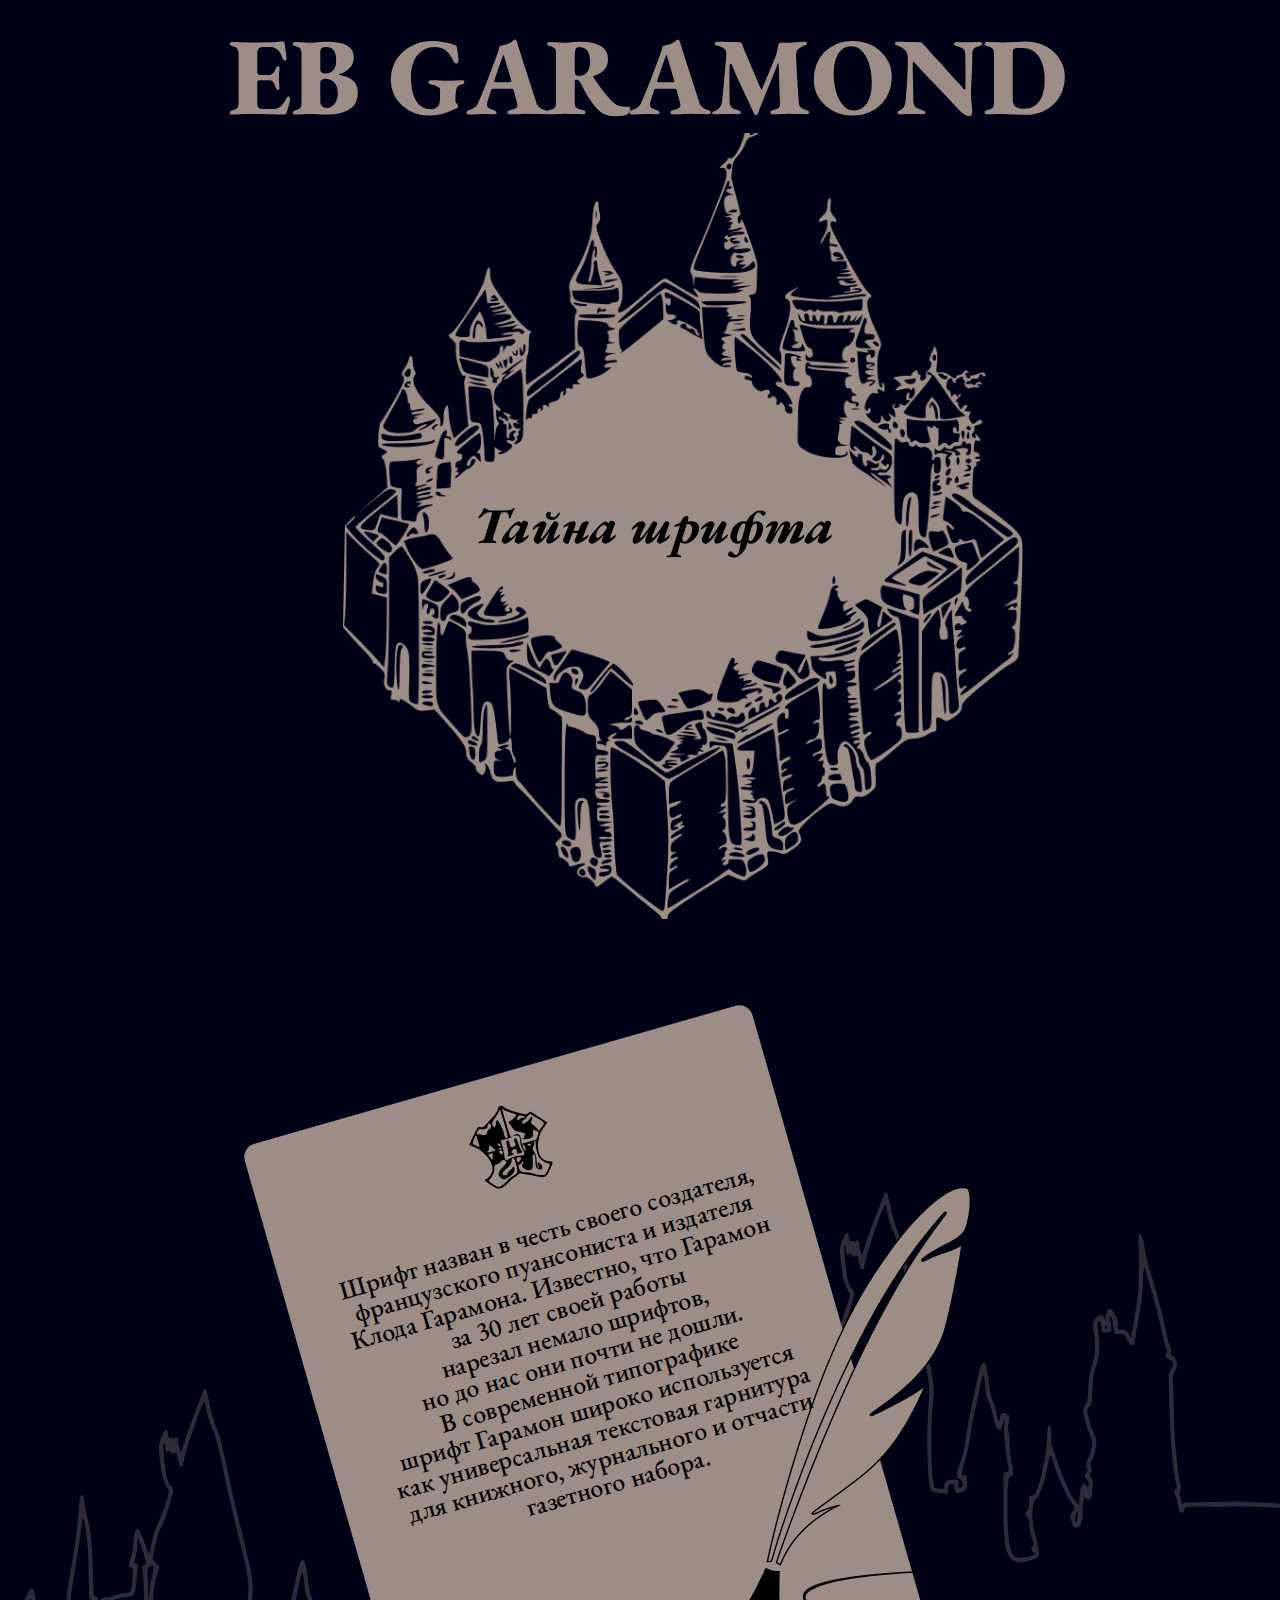
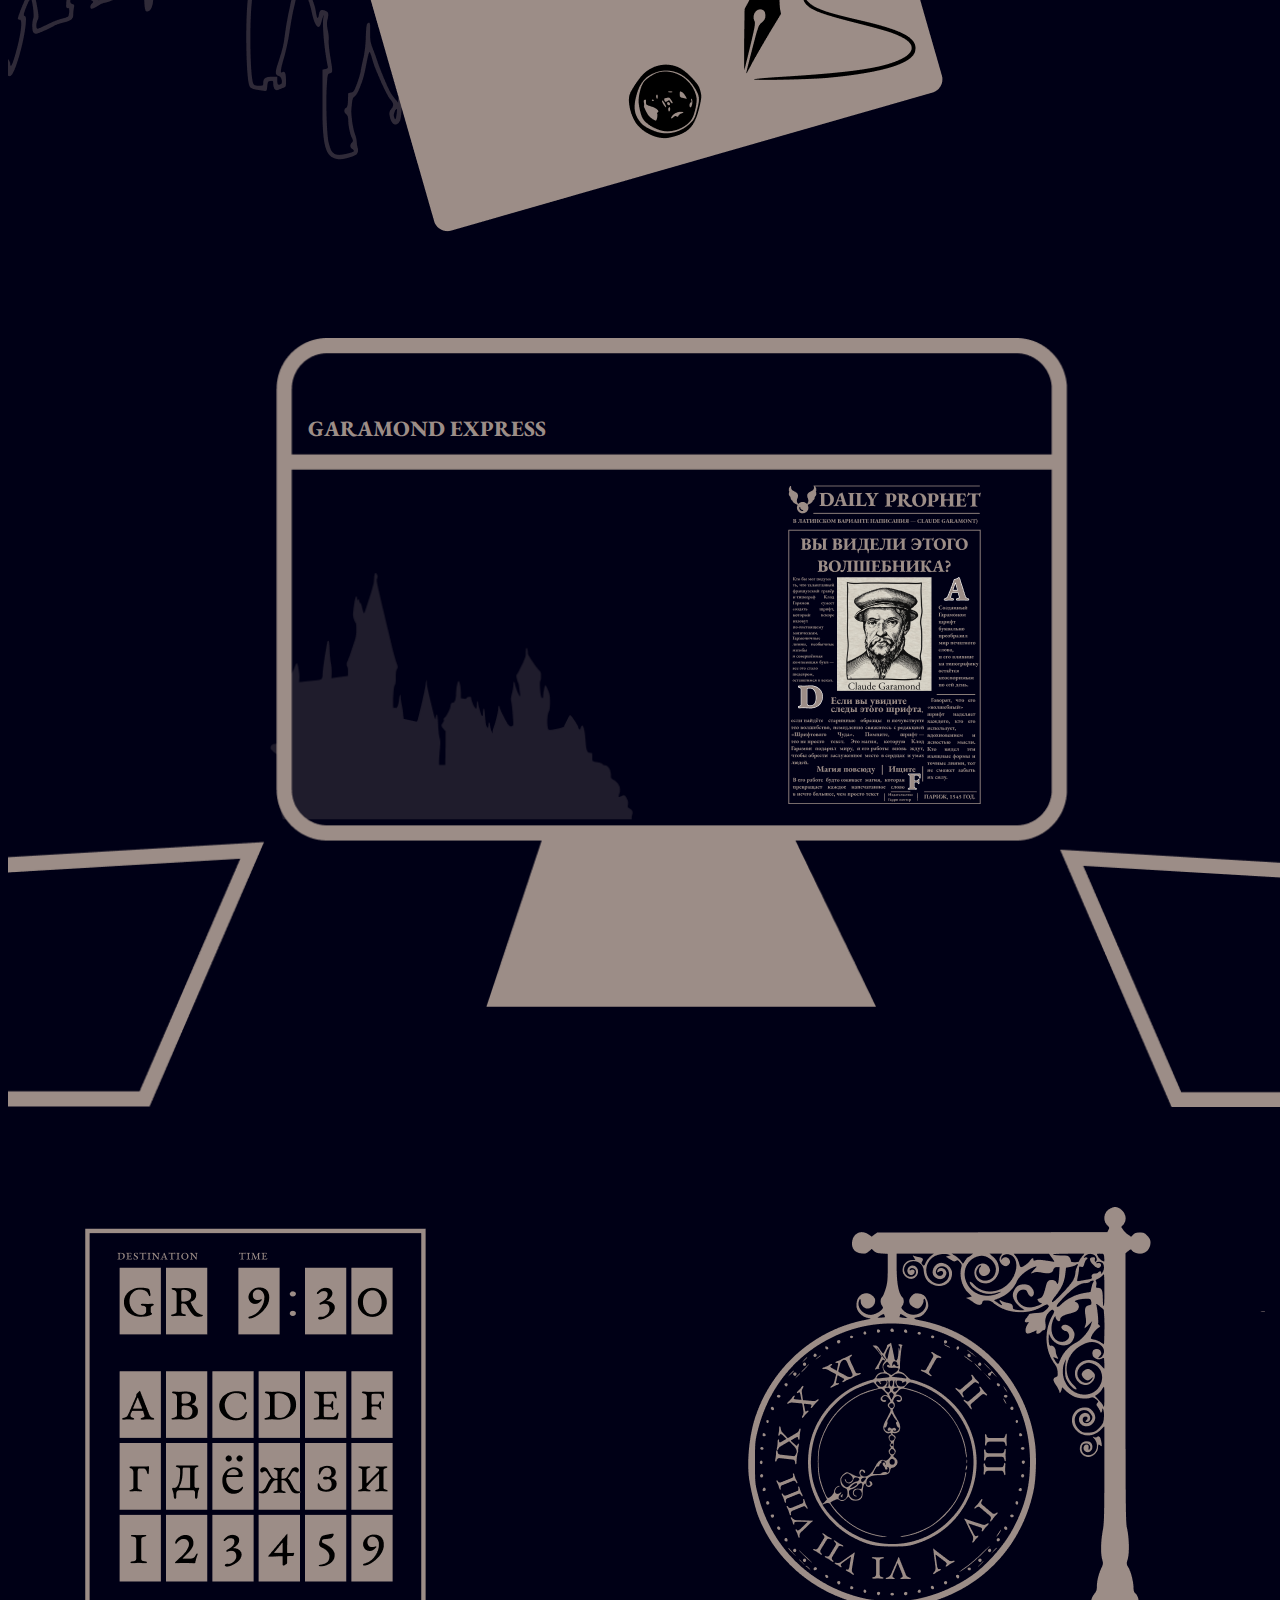
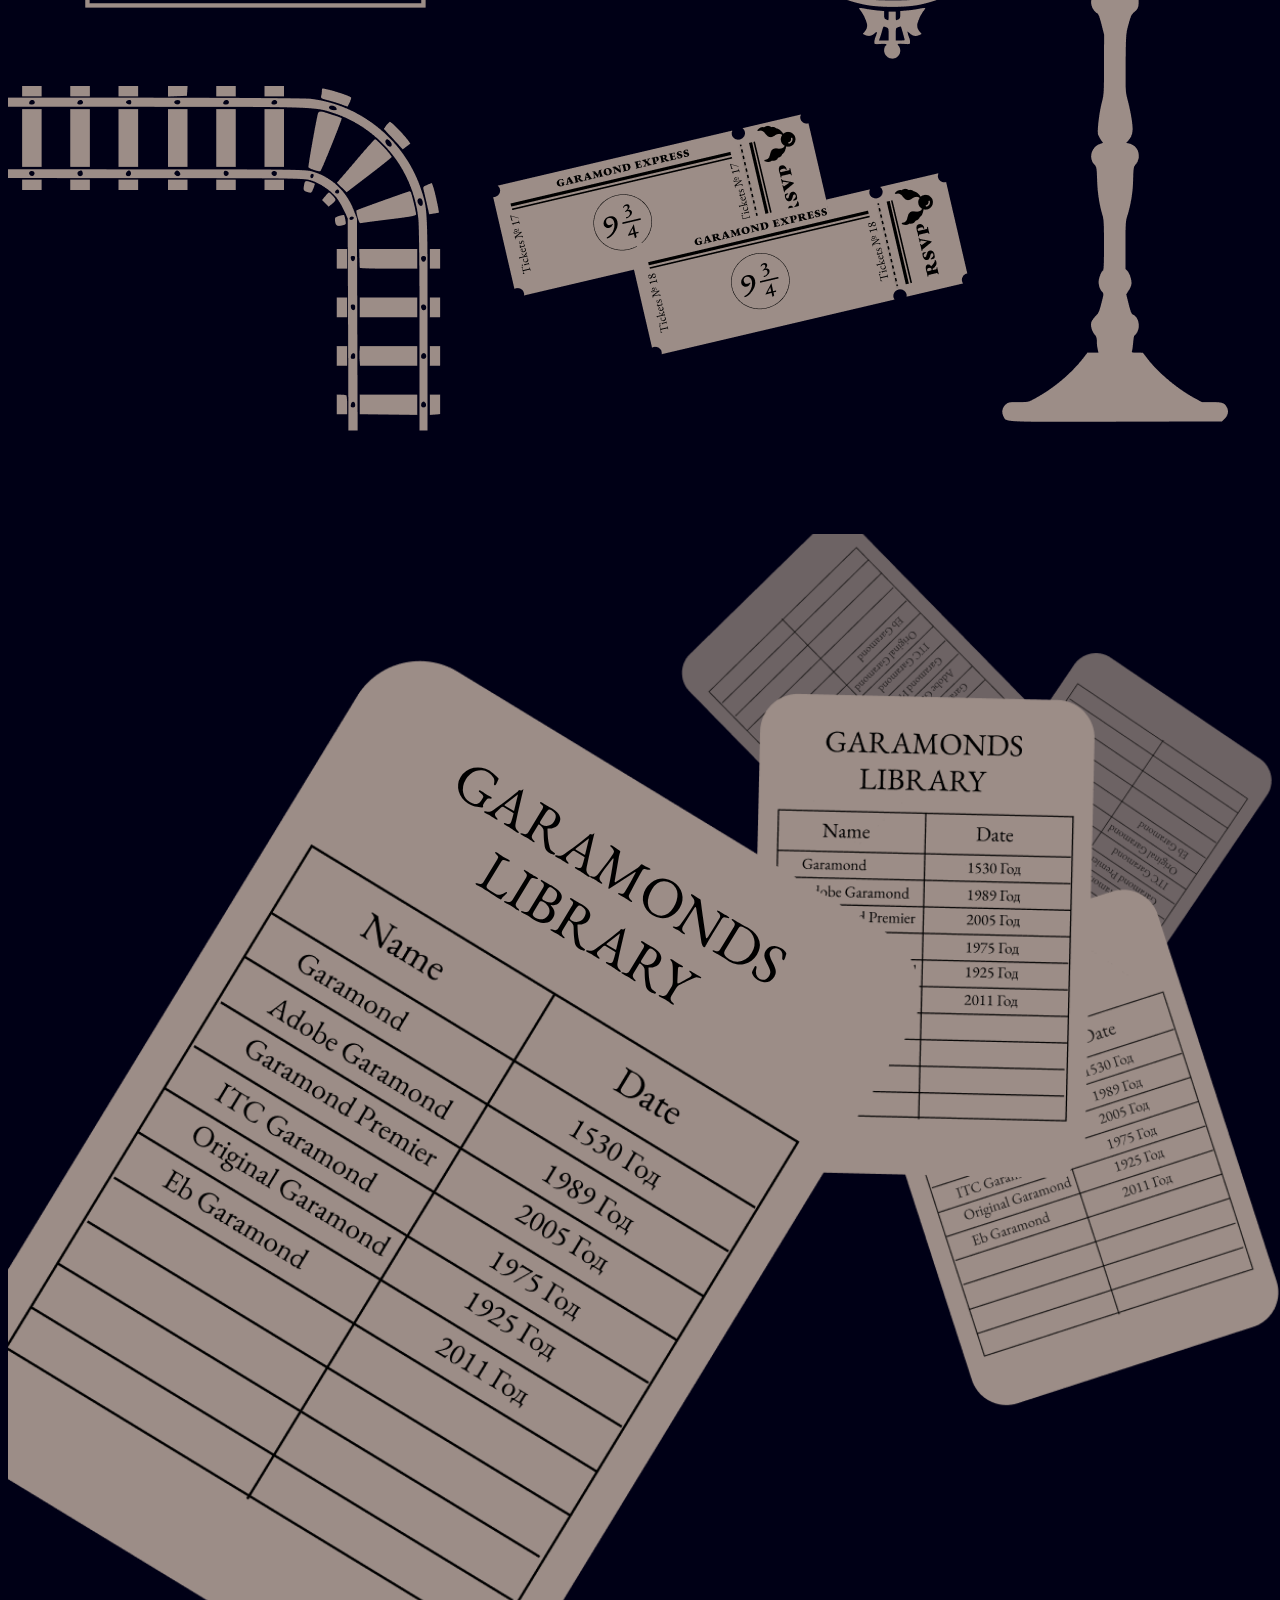
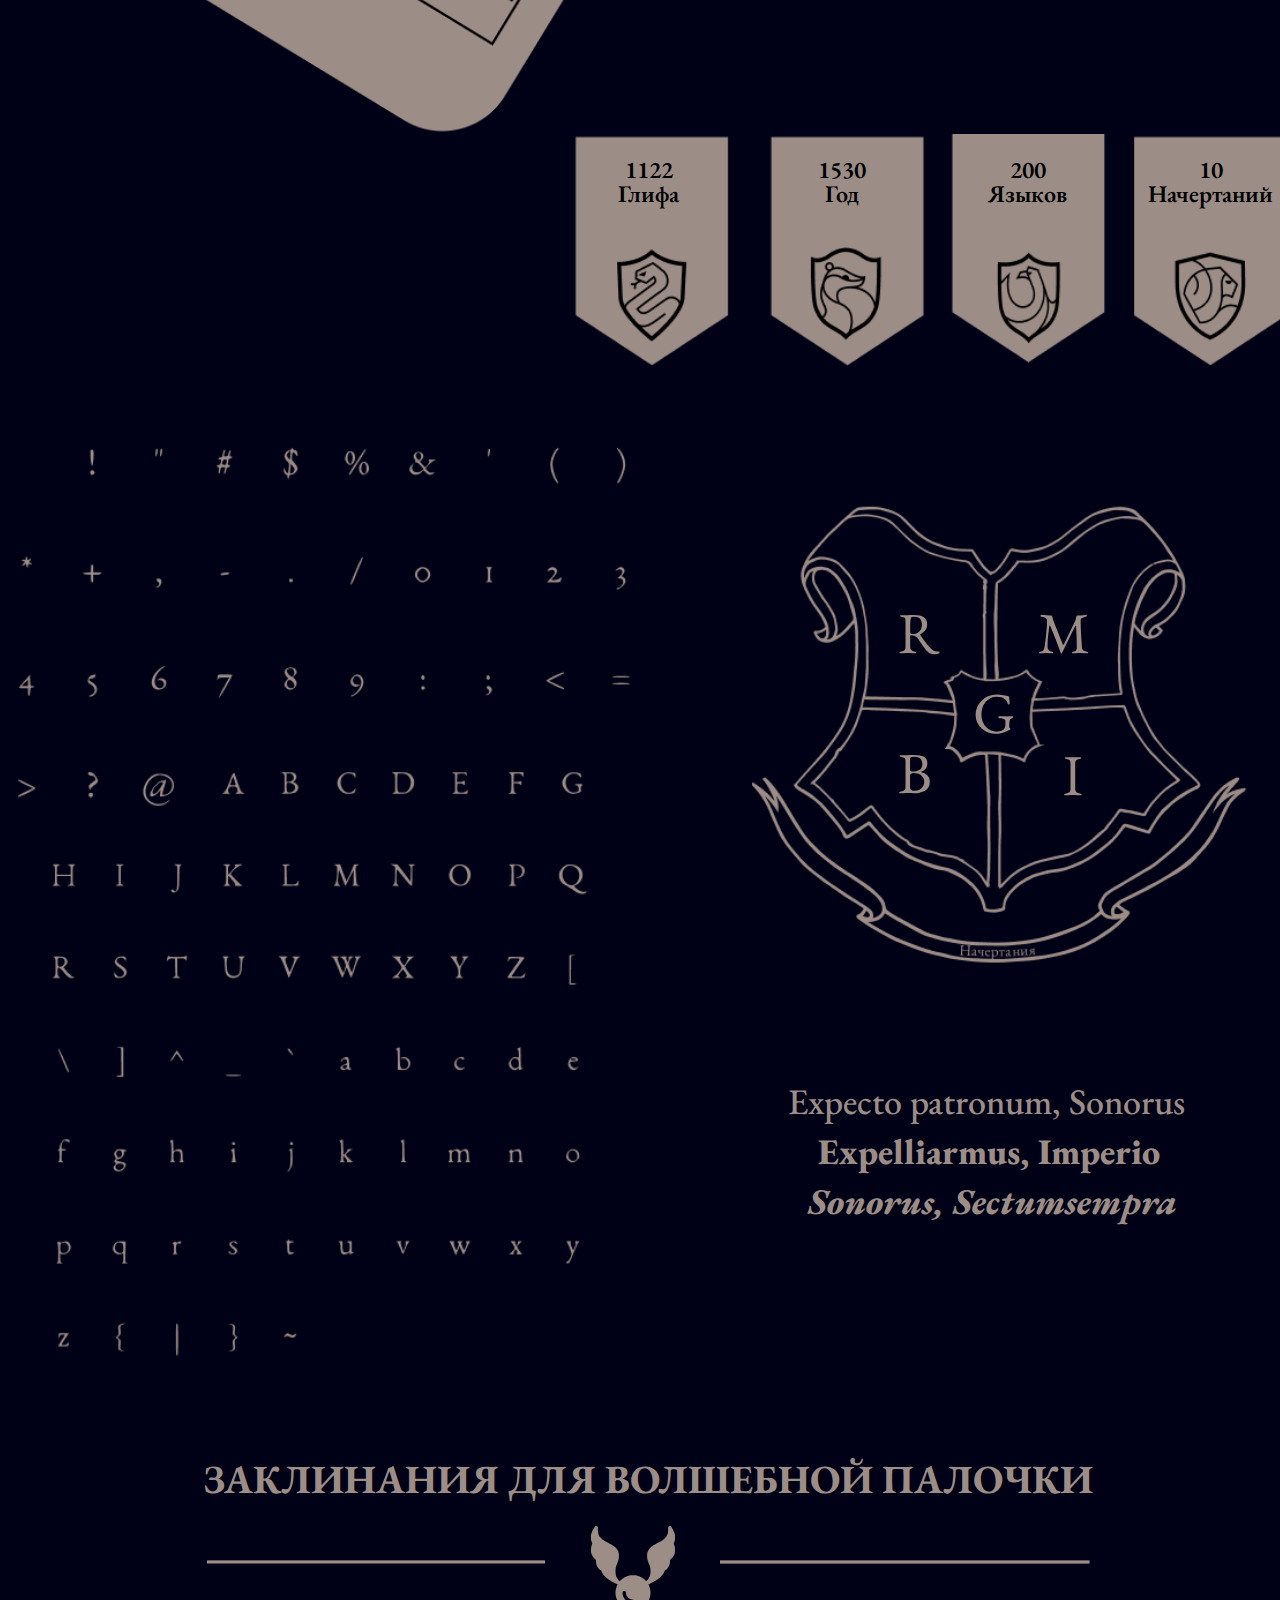
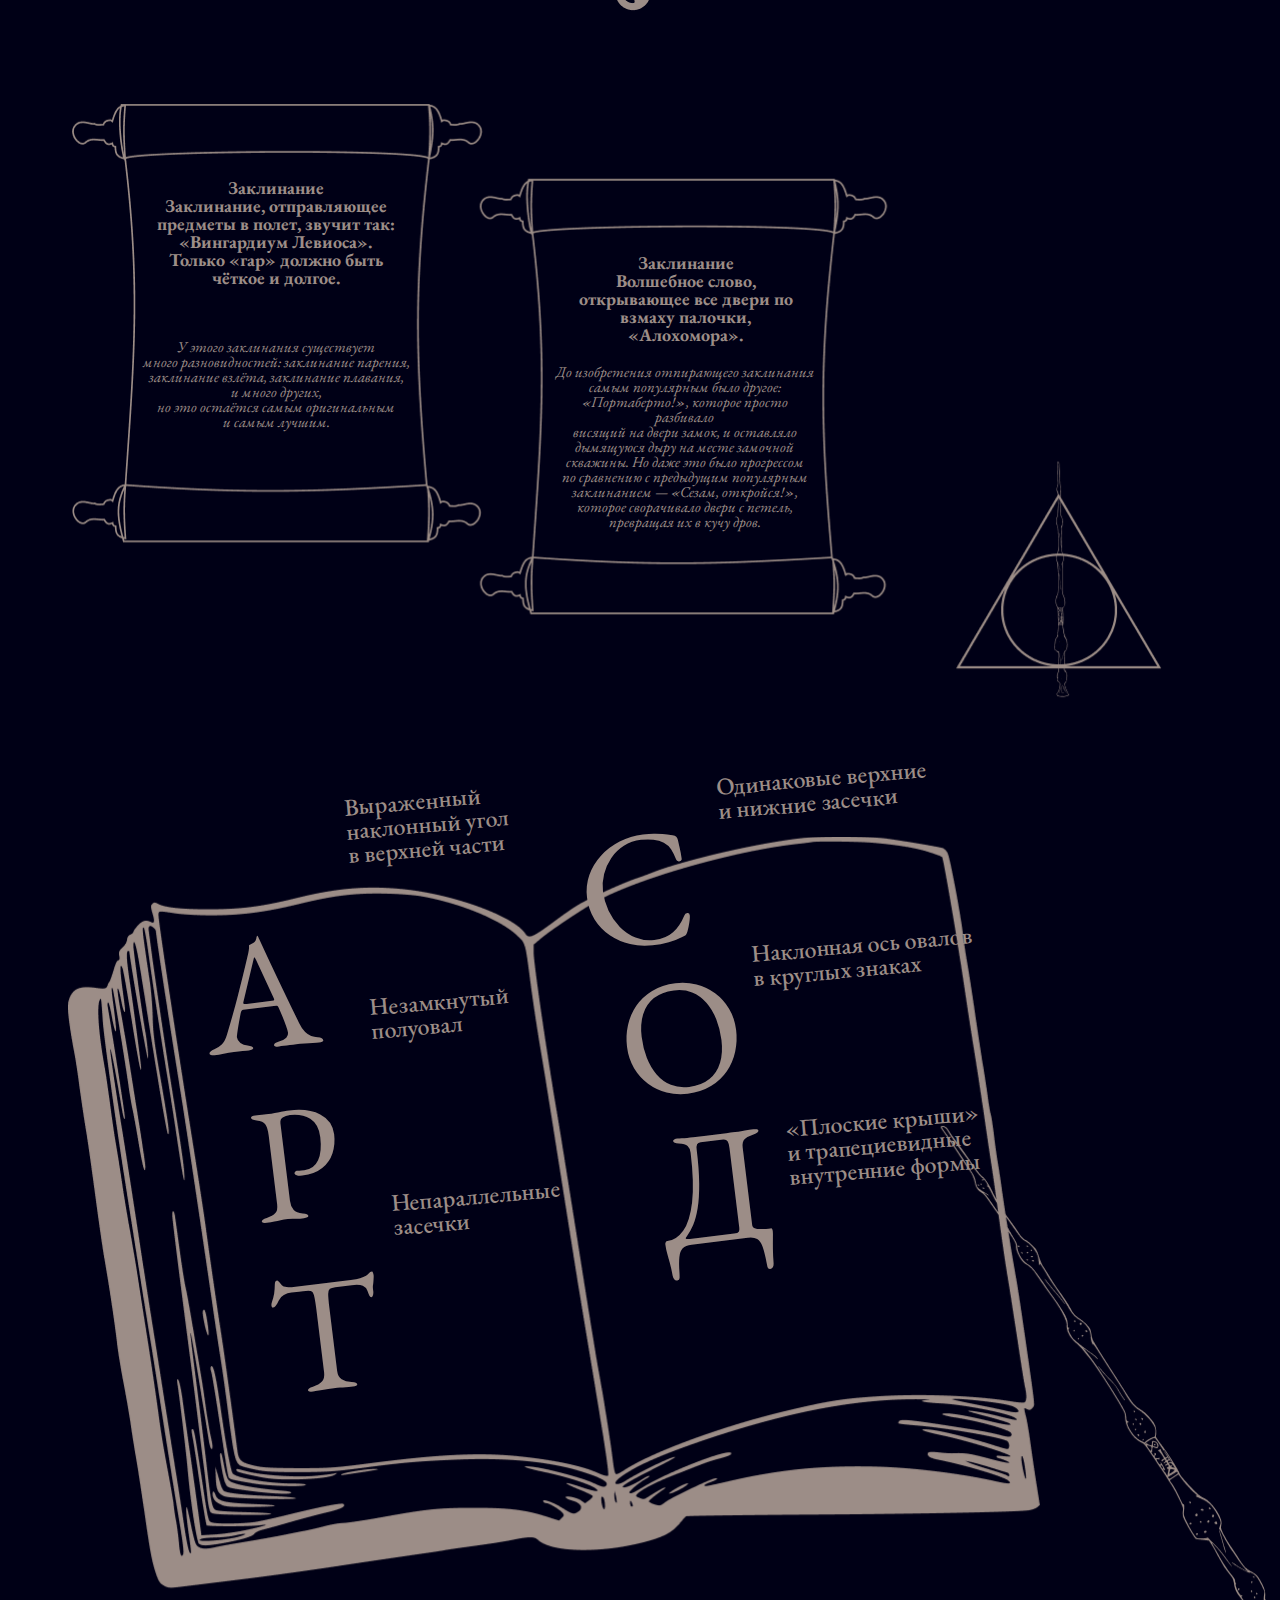
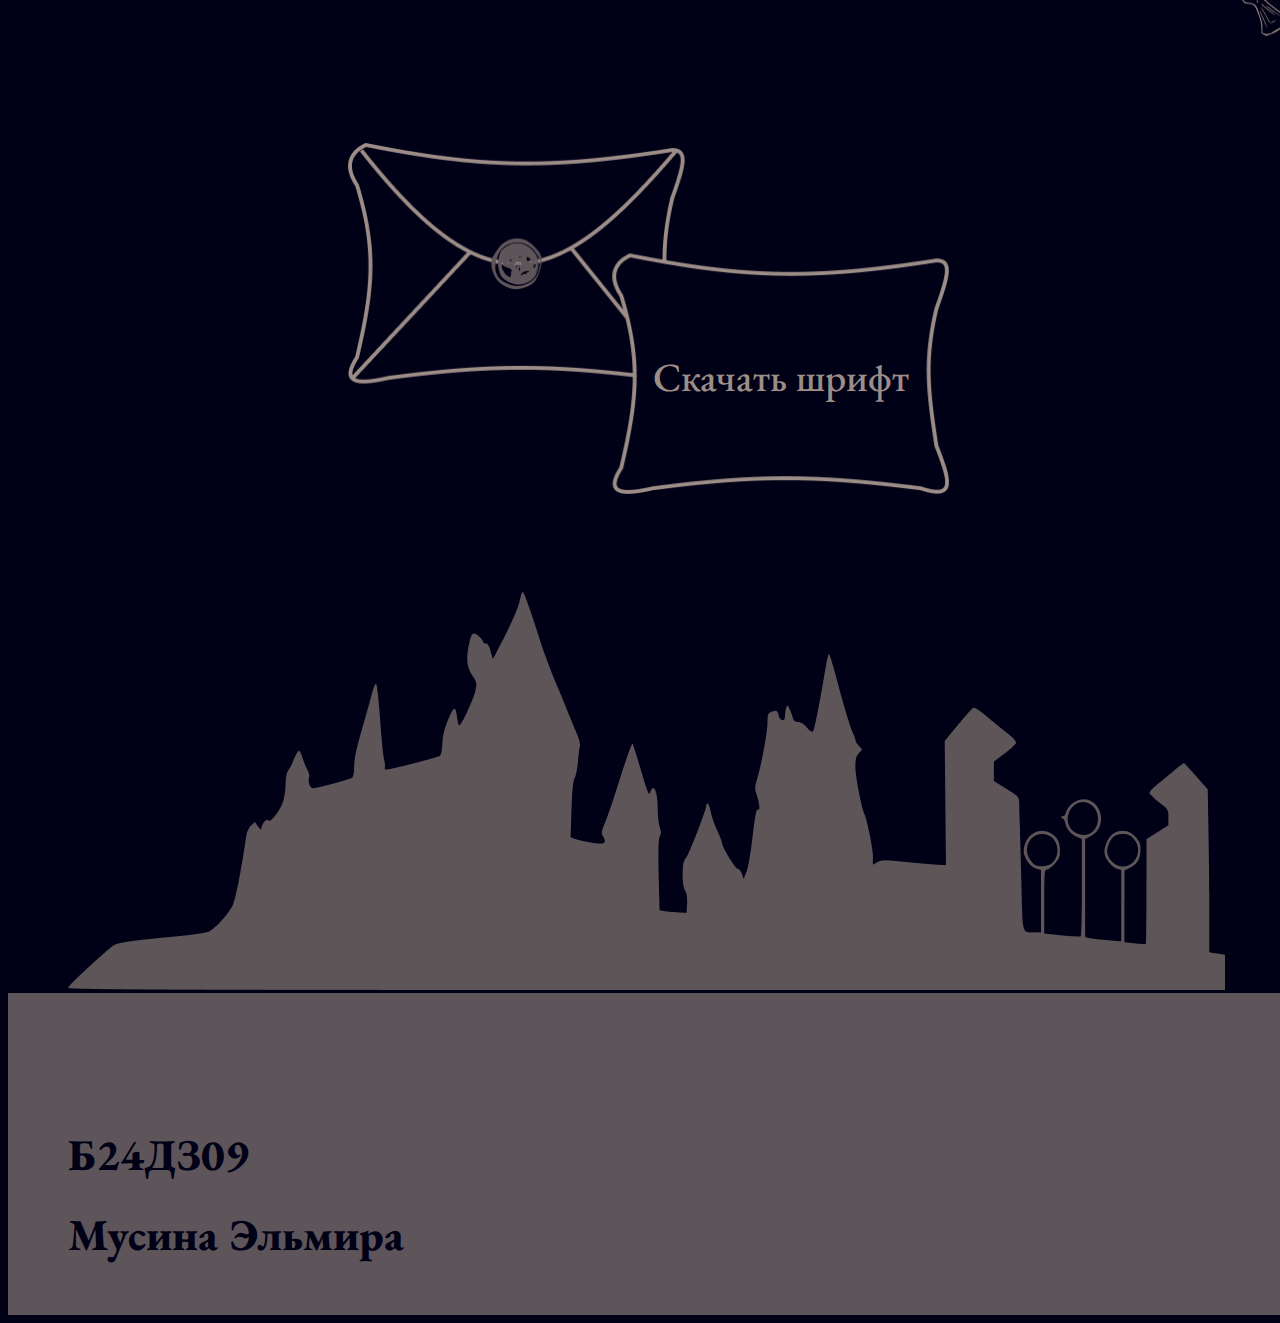
<file: index.html>
<!DOCTYPE html>
<html lang="en">
<head>
    <meta charset="UTF-8">
    <meta name="viewport" content="width=device-width, initial-scale=1.0">
    <link rel="stylesheet" href="./css/connect.css">
    <link rel="preconnect" href="https://fonts.googleapis.com">
<link rel="preconnect" href="https://fonts.gstatic.com" crossorigin>
<link href="https://fonts.googleapis.com/css2?family=EB+Garamond:ital,wght@0,400..800;1,400..800&display=swap" rel="stylesheet">
    <title>Garamond</title>
</head>
<body>
    <section>
        <div class="first_screen">
            <h1 class="main_title"> Eb Garamond</h1>
            <div class="castle">
                <img class="castle_img" src="./img/castle.png" alt="">
                <p class="font_text"> Тайна шрифта </p>
            </div>
         </div>
    </section>
    <section class="second_screen">
         <img src="./img/letter.png" alt="">
            <p class="letter_p">Шрифт назван в честь своего создателя, <br> французского пуансониста и издателя <br> Клода Гарамона. Известно, что Гарамон <br> за 30 лет своей работы <br> нарезал немало шрифтов, <br> но до нас они почти не дошли. <br>
                В современной типографике <br> шрифт Гарамон широко используется <br> как универсальная текстовая гарнитура <br> для книжного, журнального и отчасти газетного набора.</p>
    </section>

    <section class="third_screen">
    <h1 class="train_txt">garamond express</h1>
    <img class="news_img" src="./img/news.png" alt="">
    </section>

    <section class="fourth_screen">
    <img src="./img/fourth.png" alt="">
     </section>

    <section class="fifth_screen">
<h1 class="h1_lbl">garamonds</h1>
<h1 class="h2_lbl">library</h1>
    </section>

     <section class="sixth_screen">
    <div class="six_box" >
        <img class="six_img" src="./img/6 screen.png" alt="">
        <p class="p_flags_1">1122 <br> Глифа </p>
        <p class="p_flags_2">1530 <br> Год </p>
        <p class="p_flags_3">200 <br> Языков </p>
        <p class="p_flags_4">10 <br> Начертаний </p>
        <h1 class="emblem_txt_1">R</h1>
      <h1 class="emblem_txt_2">M</h1>
      <h1 class="emblem_txt_3">B</h1>
      <h1 class="emblem_txt_4">I</h1>
      <h1 class="emblem_txt_5">G</h1>
      <h2 class="emb_h2_1">Expecto patronum, Sonorus</h2>
      <h2 class="emb_h2_2">Expelliarmus, Imperio</h2>
      <h2 class="emb_h2_3">Sonorus, Sectumsempra</h2>
    </div>
     </section>

     <section class="seven_screen">
            <h1 class="h1_sev_screen">Заклинания для волшебной палочки</h1>
            <img class="plaska" src="./img/plaska.png" alt="">
            <div class="spells">
                <p class="spells_txt_h1">Заклинание <br>
                    Заклинание, отправляющее предметы в полет, звучит так: <br>
                     «Вингардиум Левиоса». <br>
                    Только «гар» должно быть чёткое и долгое.</p>
                    <p class="spells_txt_h2">У этого заклинания существует <br> много разновидностей: заклинание парения, <br> заклинание взлёта, заклинание плавания, и много других, <br> но это остаётся самым оригинальным и самым лучшим.</p>
            <p class="spells_txt_h3">Заклинание <br>
                Волшебное слово, <br>
                открывающее все двери по взмаху палочки, <br> 
                 «Алохомора».</p>
                 <p class="spells_txt_h4">До изобретения отпирающего заклинания <br> самым популярным было другое: <br> «Портаберто!», которое просто разбивало <br> висящий на двери замок, и оставляло <br> дымящуюся дыру на месте замочной <br> скважины. Но даже это было прогрессом <br> по сравнению с предыдущим популярным <br> заклинанием — «Сезам, откройся!», <br> которое сворачивало двери с петель, <br> превращая их в кучу дров.</p>
                </div>
     </section>
     
     <section class="eight_screen">
        <h1 class="letter_1">A</h1>
        <h1 class="letter_2">P</h1>
        <h1 class="letter_3">T</h1>
        <h1 class="letter_4">C</h1>
        <h1 class="letter_5">O</h1>
        <h1 class="letter_6">Д</h1>
        <p class="p_letter_1">Выраженный наклонный угол в верхней части</p>
        <p class="p_letter_2">Незамкнутый полуовал</p>
        <p class="p_letter_3">Непараллельные засечки</p>
        <p class="p_letter_4">Одинаковые верхние и нижние засечки</p>
        <p class="p_letter_5">Наклонная ось овалов в круглых знаках</p>
        <p class="p_letter_6">«Плоские крыши» и трапециевидные внутренние формы</p>
     </section>

     <section class="nine_screen"> 
        <div class="button">
        <img class="button_img" src="./img/button.png" alt="">
        <h3 class="button_txt">Скачать шрифт</h3></div>
        <img class="city_img" src="./img/city.png" alt="">
     </section>

     <footer class="footer"> 
        <h2 class="group">Б24ДЗ09</h2>
        <h2 class="name">Мусина Эльмира</h2>

     </footer>















    
</body>
</html>
</file>
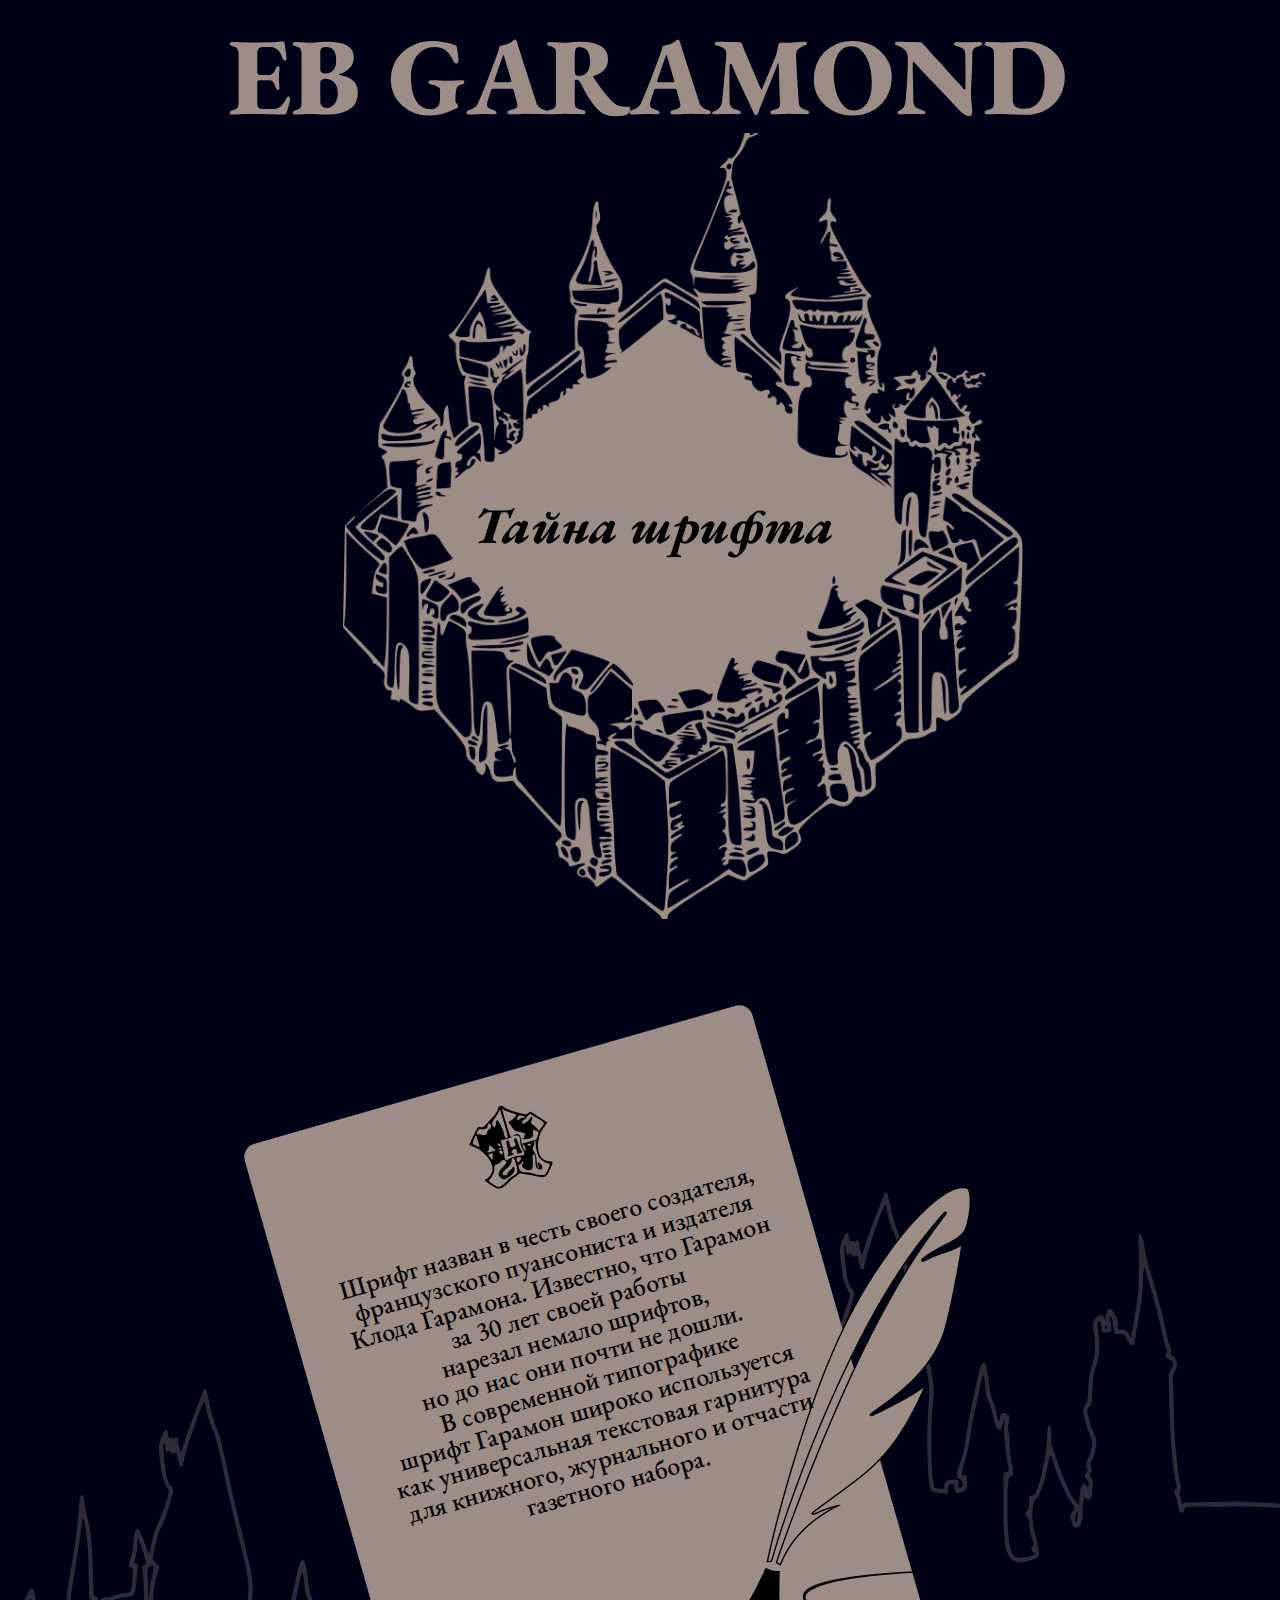
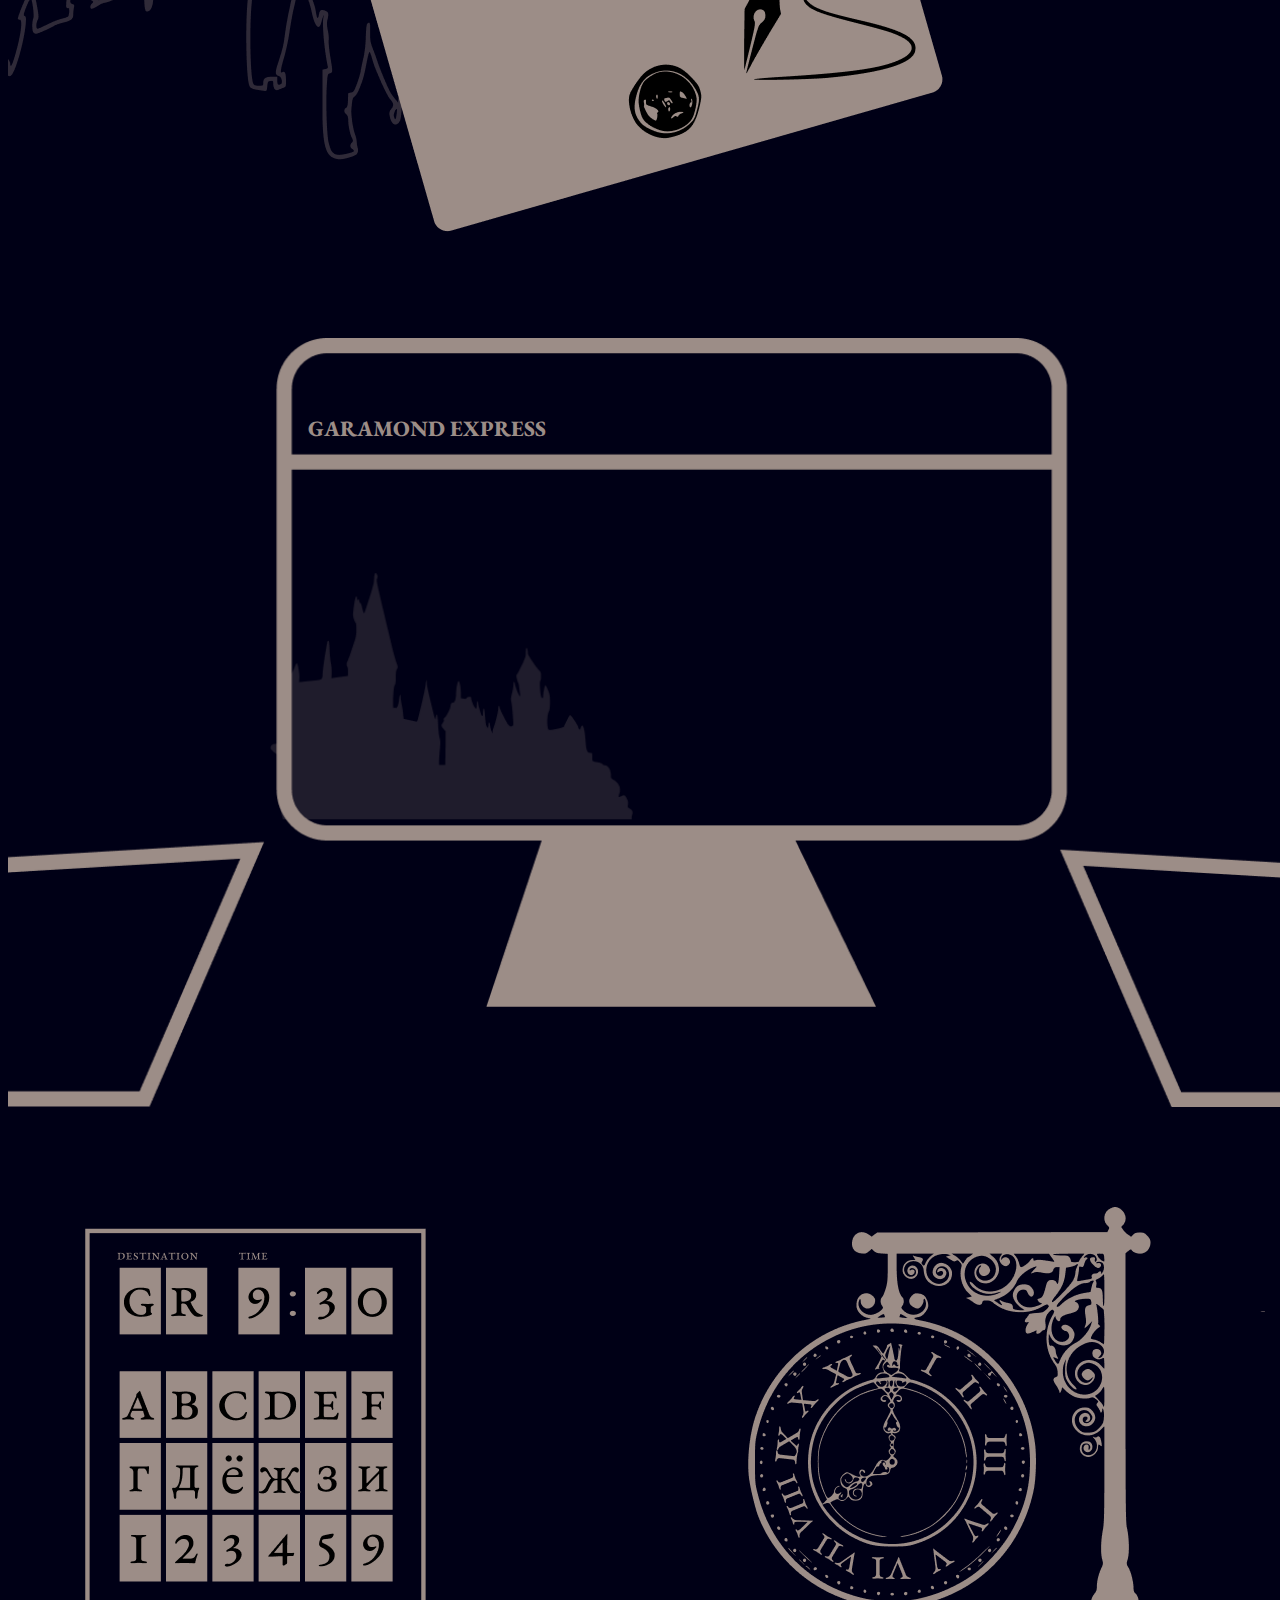
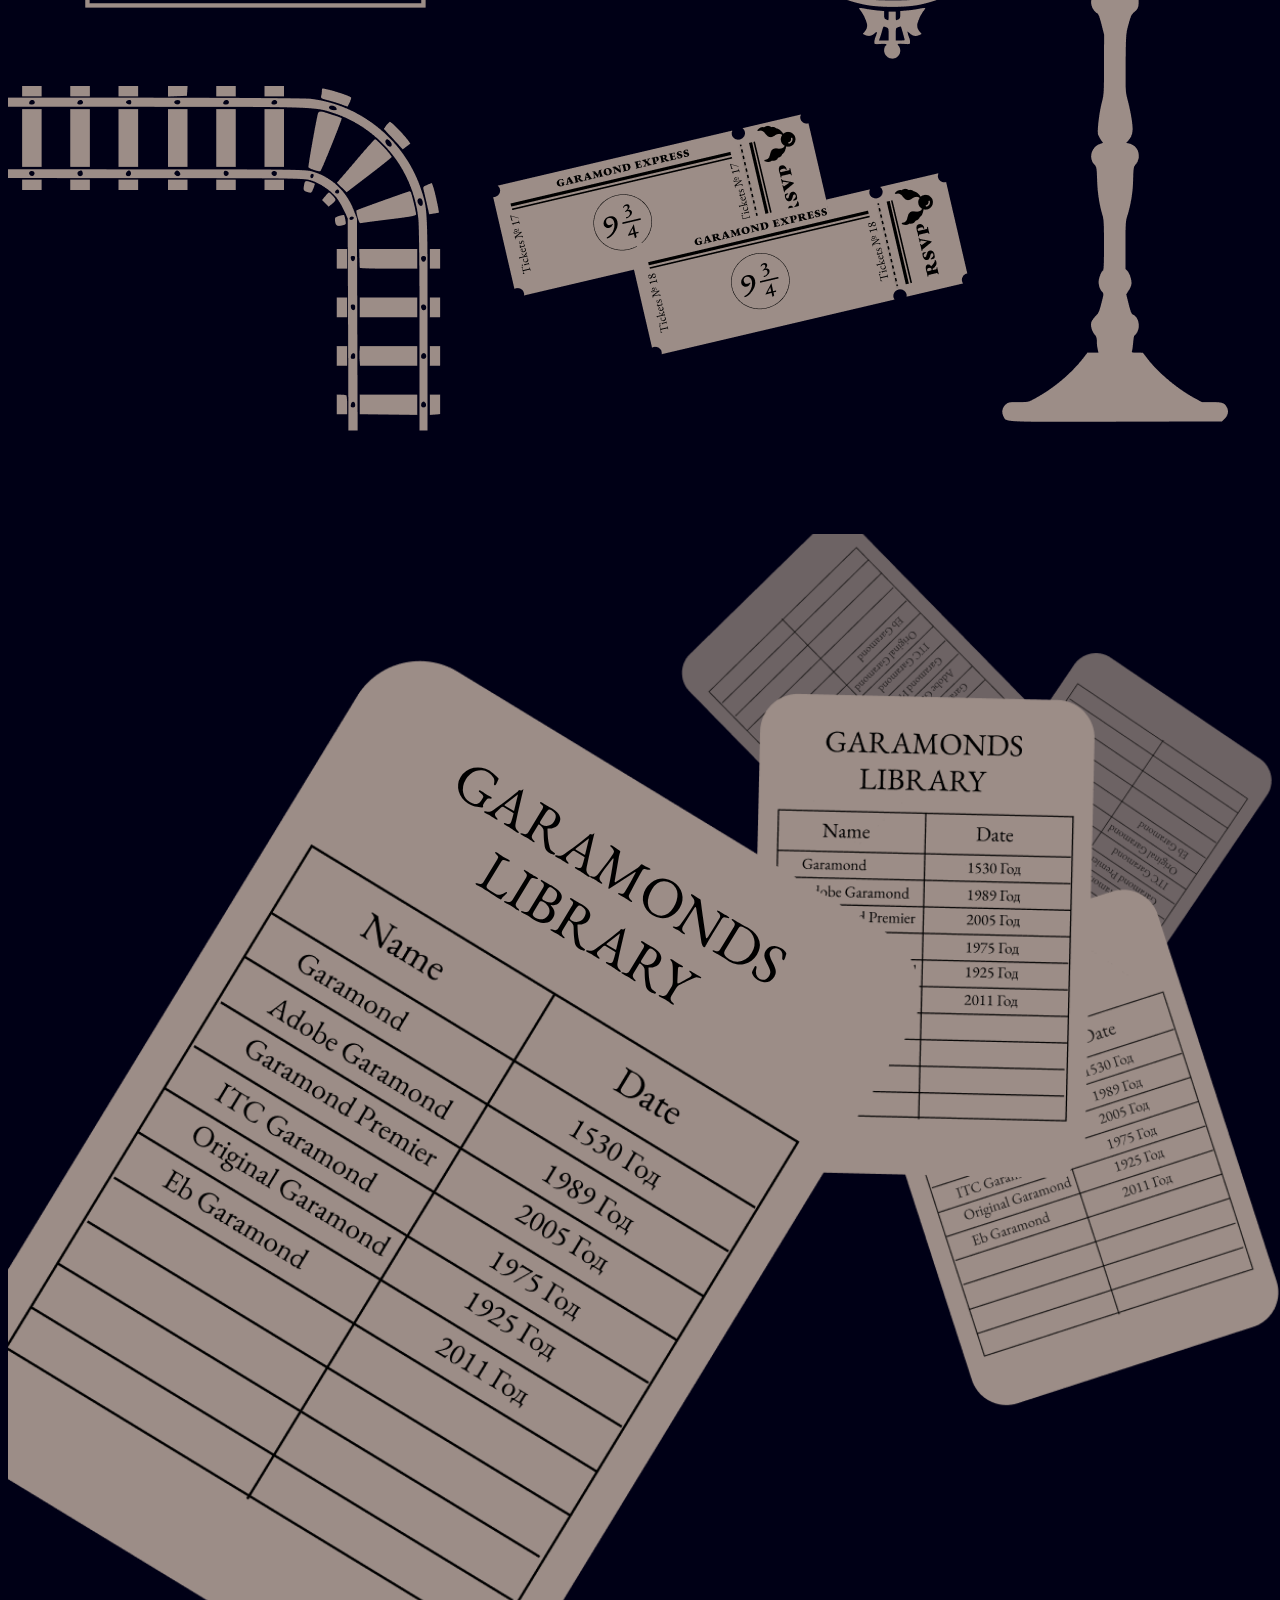
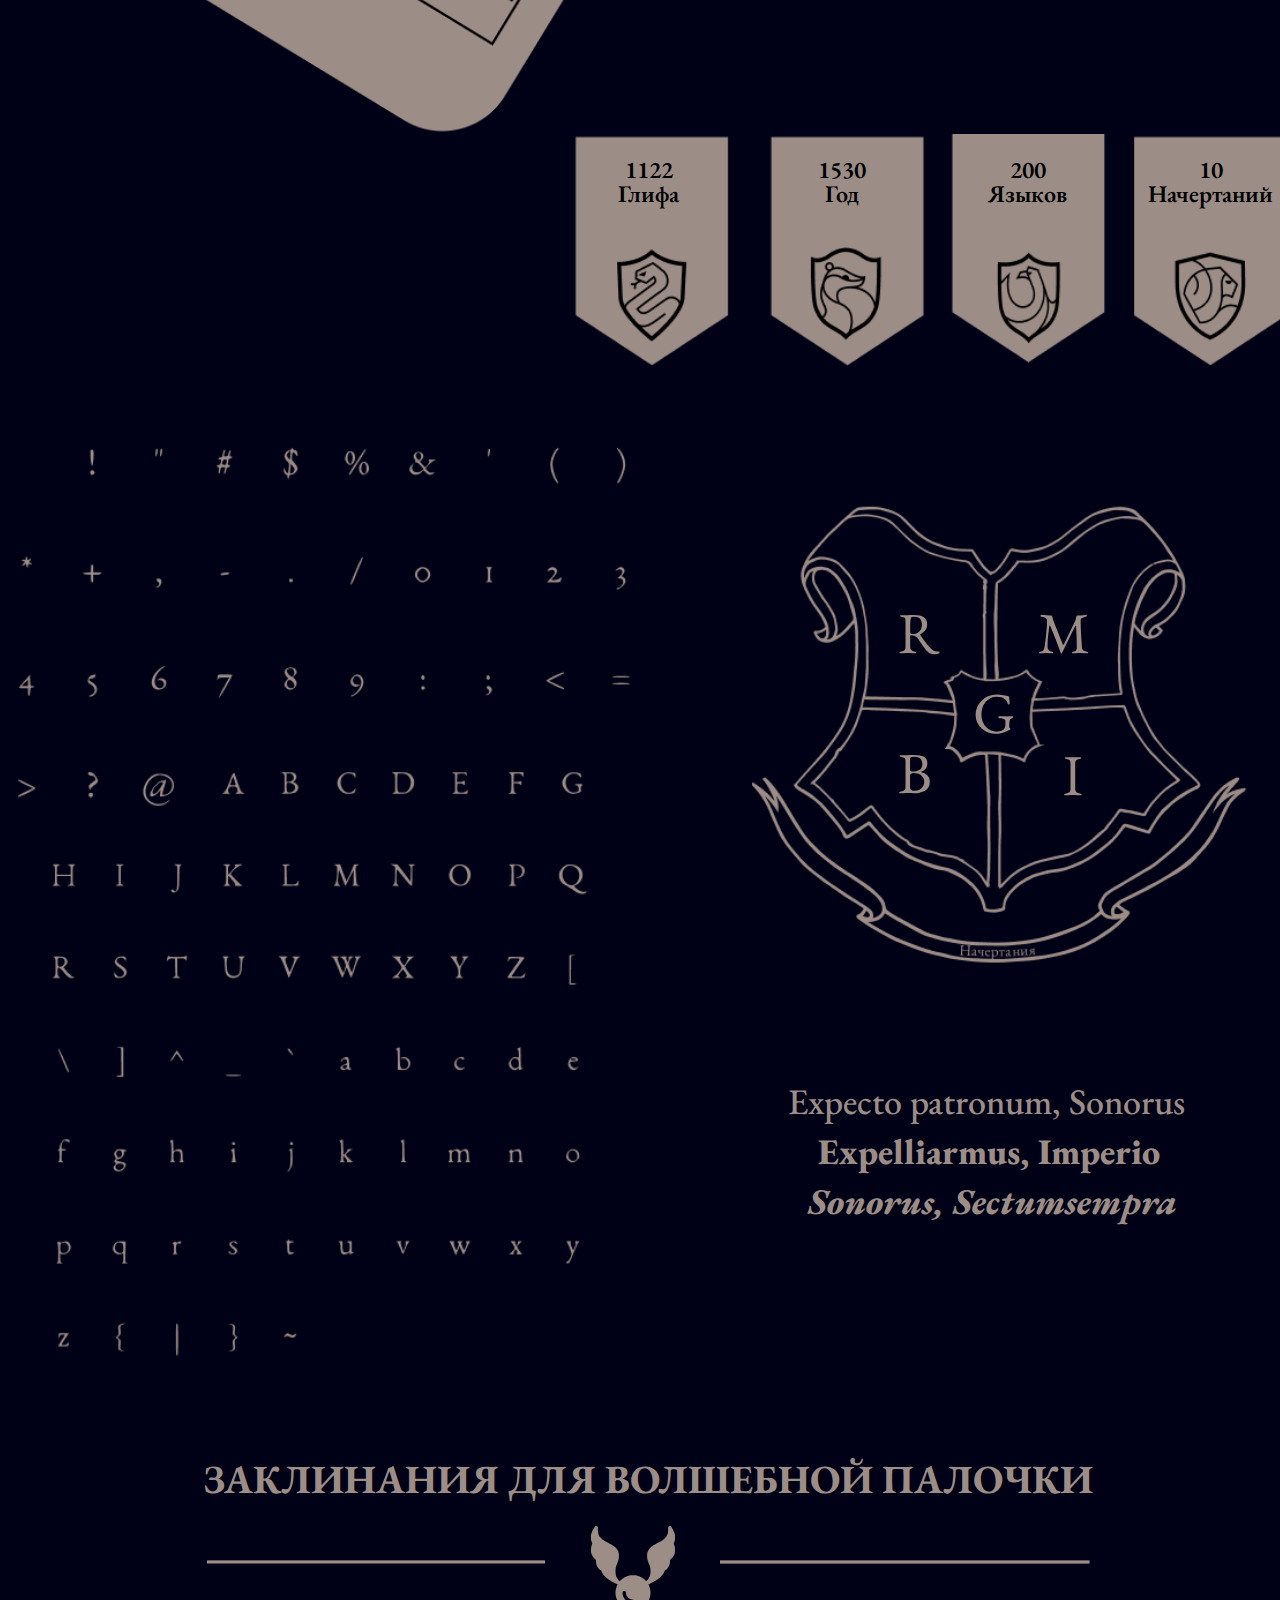
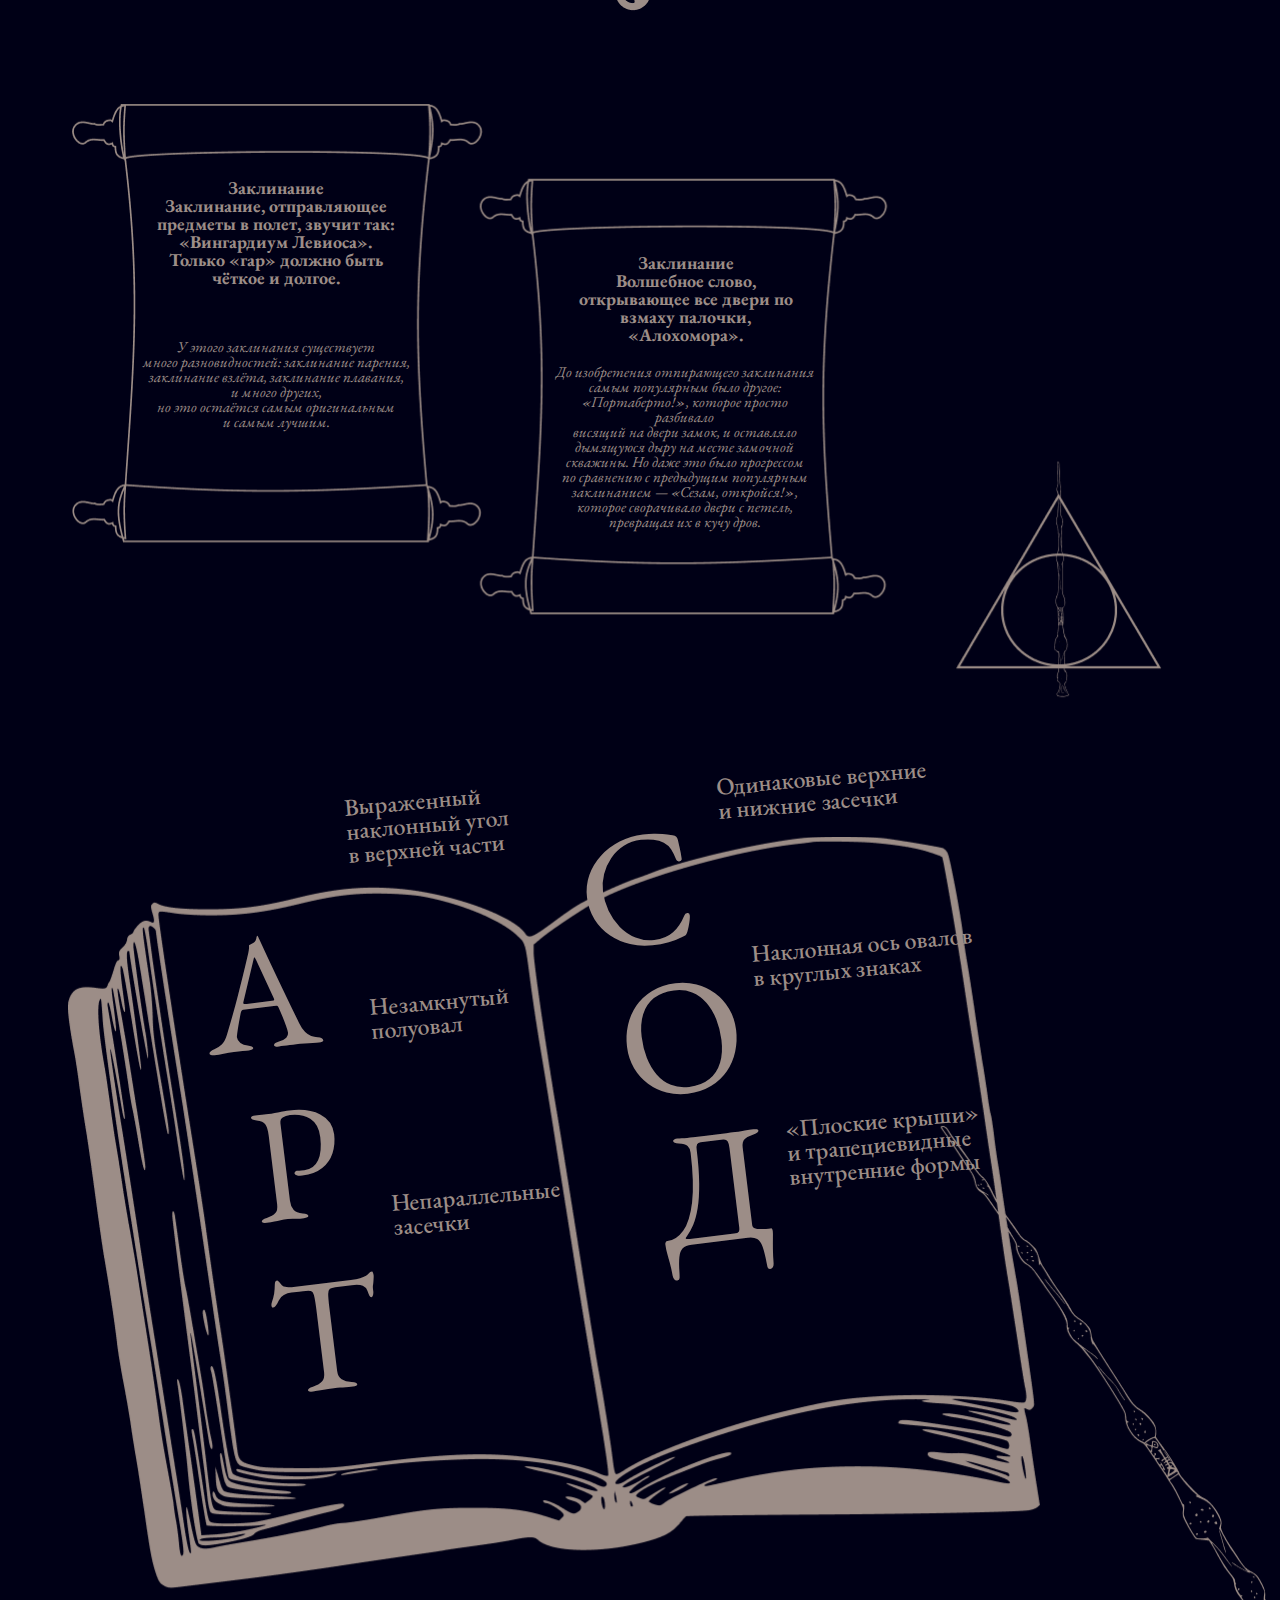
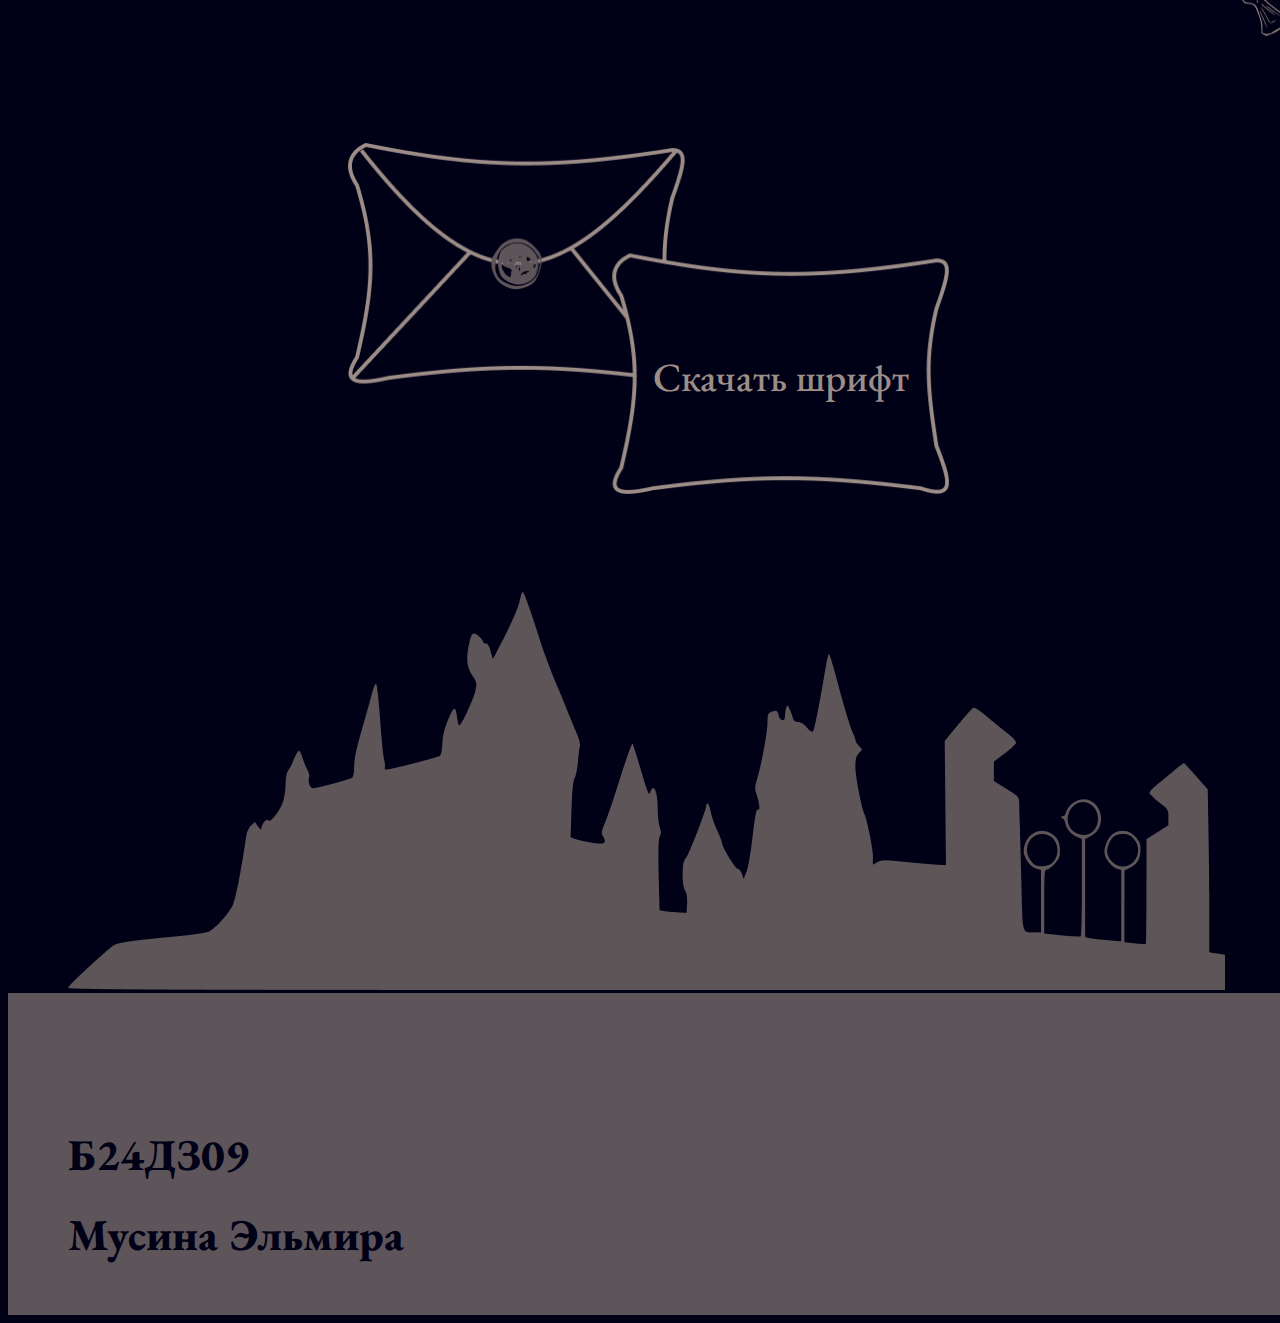
<file: landingpage.html>
<!DOCTYPE html>
<html lang="en">
<head>
    <meta charset="UTF-8">
    <meta name="viewport" content="width=device-width, initial-scale=1.0">
    <link rel="stylesheet" href="./css/connect.css">
    <link rel="preconnect" href="https://fonts.googleapis.com">
<link rel="preconnect" href="https://fonts.gstatic.com" crossorigin>
<link href="https://fonts.googleapis.com/css2?family=EB+Garamond:ital,wght@0,400..800;1,400..800&display=swap" rel="stylesheet">
    <title>Garamond</title>
</head>
<body>
    <section>
        <div class="first_screen">
            <h1 class="main_title"> Eb Garamond</h1>
            <div class="castle">
                <img class="castle_img" src="./img/castle.png" alt="">
                <p class="font_text"> Тайна шрифта </p>
            </div>
         </div>
    </section>
    <section class="second_screen">
         <img src="./img/letter.png" alt="">
            <p class="letter_p">Шрифт назван в честь своего создателя, <br> французского пуансониста и издателя <br> Клода Гарамона. Известно, что Гарамон <br> за 30 лет своей работы <br> нарезал немало шрифтов, <br> но до нас они почти не дошли. <br>
                В современной типографике <br> шрифт Гарамон широко используется <br> как универсальная текстовая гарнитура <br> для книжного, журнального и отчасти газетного набора.</p>
    </section>

    <section class="third_screen">
    <h1 class="train_txt">garamond express</h1>
    </section>

    <section class="fourth_screen">
    <img src="./img/fourth.png" alt="">
     </section>

    <section class="fifth_screen">
<h1 class="h1_lbl">garamonds</h1>
<h1 class="h2_lbl">library</h1>
    </section>

     <section class="sixth_screen">
    <div class="six_box" >
        <img class="six_img" src="./img/6 screen.png" alt="">
        <p class="p_flags_1">1122 <br> Глифа </p>
        <p class="p_flags_2">1530 <br> Год </p>
        <p class="p_flags_3">200 <br> Языков </p>
        <p class="p_flags_4">10 <br> Начертаний </p>
        <h1 class="emblem_txt_1">R</h1>
      <h1 class="emblem_txt_2">M</h1>
      <h1 class="emblem_txt_3">B</h1>
      <h1 class="emblem_txt_4">I</h1>
      <h1 class="emblem_txt_5">G</h1>
      <h2 class="emb_h2_1">Expecto patronum, Sonorus</h2>
      <h2 class="emb_h2_2">Expelliarmus, Imperio</h2>
      <h2 class="emb_h2_3">Sonorus, Sectumsempra</h2>
    </div>
     </section>

     <section class="seven_screen">
            <h1 class="h1_sev_screen">Заклинания для волшебной палочки</h1>
            <img class="plaska" src="./img/plaska.png" alt="">
            <div class="spells">
                <p class="spells_txt_h1">Заклинание <br>
                    Заклинание, отправляющее предметы в полет, звучит так: <br>
                     «Вингардиум Левиоса». <br>
                    Только «гар» должно быть чёткое и долгое.</p>
                    <p class="spells_txt_h2">У этого заклинания существует <br> много разновидностей: заклинание парения, <br> заклинание взлёта, заклинание плавания, и много других, <br> но это остаётся самым оригинальным и самым лучшим.</p>
            <p class="spells_txt_h3">Заклинание <br>
                Волшебное слово, <br>
                открывающее все двери по взмаху палочки, <br> 
                 «Алохомора».</p>
                 <p class="spells_txt_h4">До изобретения отпирающего заклинания <br> самым популярным было другое: <br> «Портаберто!», которое просто разбивало <br> висящий на двери замок, и оставляло <br> дымящуюся дыру на месте замочной <br> скважины. Но даже это было прогрессом <br> по сравнению с предыдущим популярным <br> заклинанием — «Сезам, откройся!», <br> которое сворачивало двери с петель, <br> превращая их в кучу дров.</p>
                </div>
     </section>
     
     <section class="eight_screen">
        <h1 class="letter_1">A</h1>
        <h1 class="letter_2">P</h1>
        <h1 class="letter_3">T</h1>
        <h1 class="letter_4">C</h1>
        <h1 class="letter_5">O</h1>
        <h1 class="letter_6">Д</h1>
        <p class="p_letter_1">Выраженный наклонный угол в верхней части</p>
        <p class="p_letter_2">Незамкнутый полуовал</p>
        <p class="p_letter_3">Непараллельные засечки</p>
        <p class="p_letter_4">Одинаковые верхние и нижние засечки</p>
        <p class="p_letter_5">Наклонная ось овалов в круглых знаках</p>
        <p class="p_letter_6">«Плоские крыши» и трапециевидные внутренние формы</p>
     </section>

     <section class="nine_screen"> 
        <div class="button">
        <img class="button_img" src="./img/button.png" alt="">
        <h3 class="button_txt">Скачать шрифт</h3></div>
        <img class="city_img" src="./img/city.png" alt="">
     </section>

     <footer class="footer"> 
        <h2 class="group">Б24ДЗ09</h2>
        <h2 class="name">Мусина Эльмира</h2>

     </footer>















    
</body>
</html>
</file>
<file: css/connect.css>
@import "font.css";
@import "reset.css";
@import "style.css";
</file>
